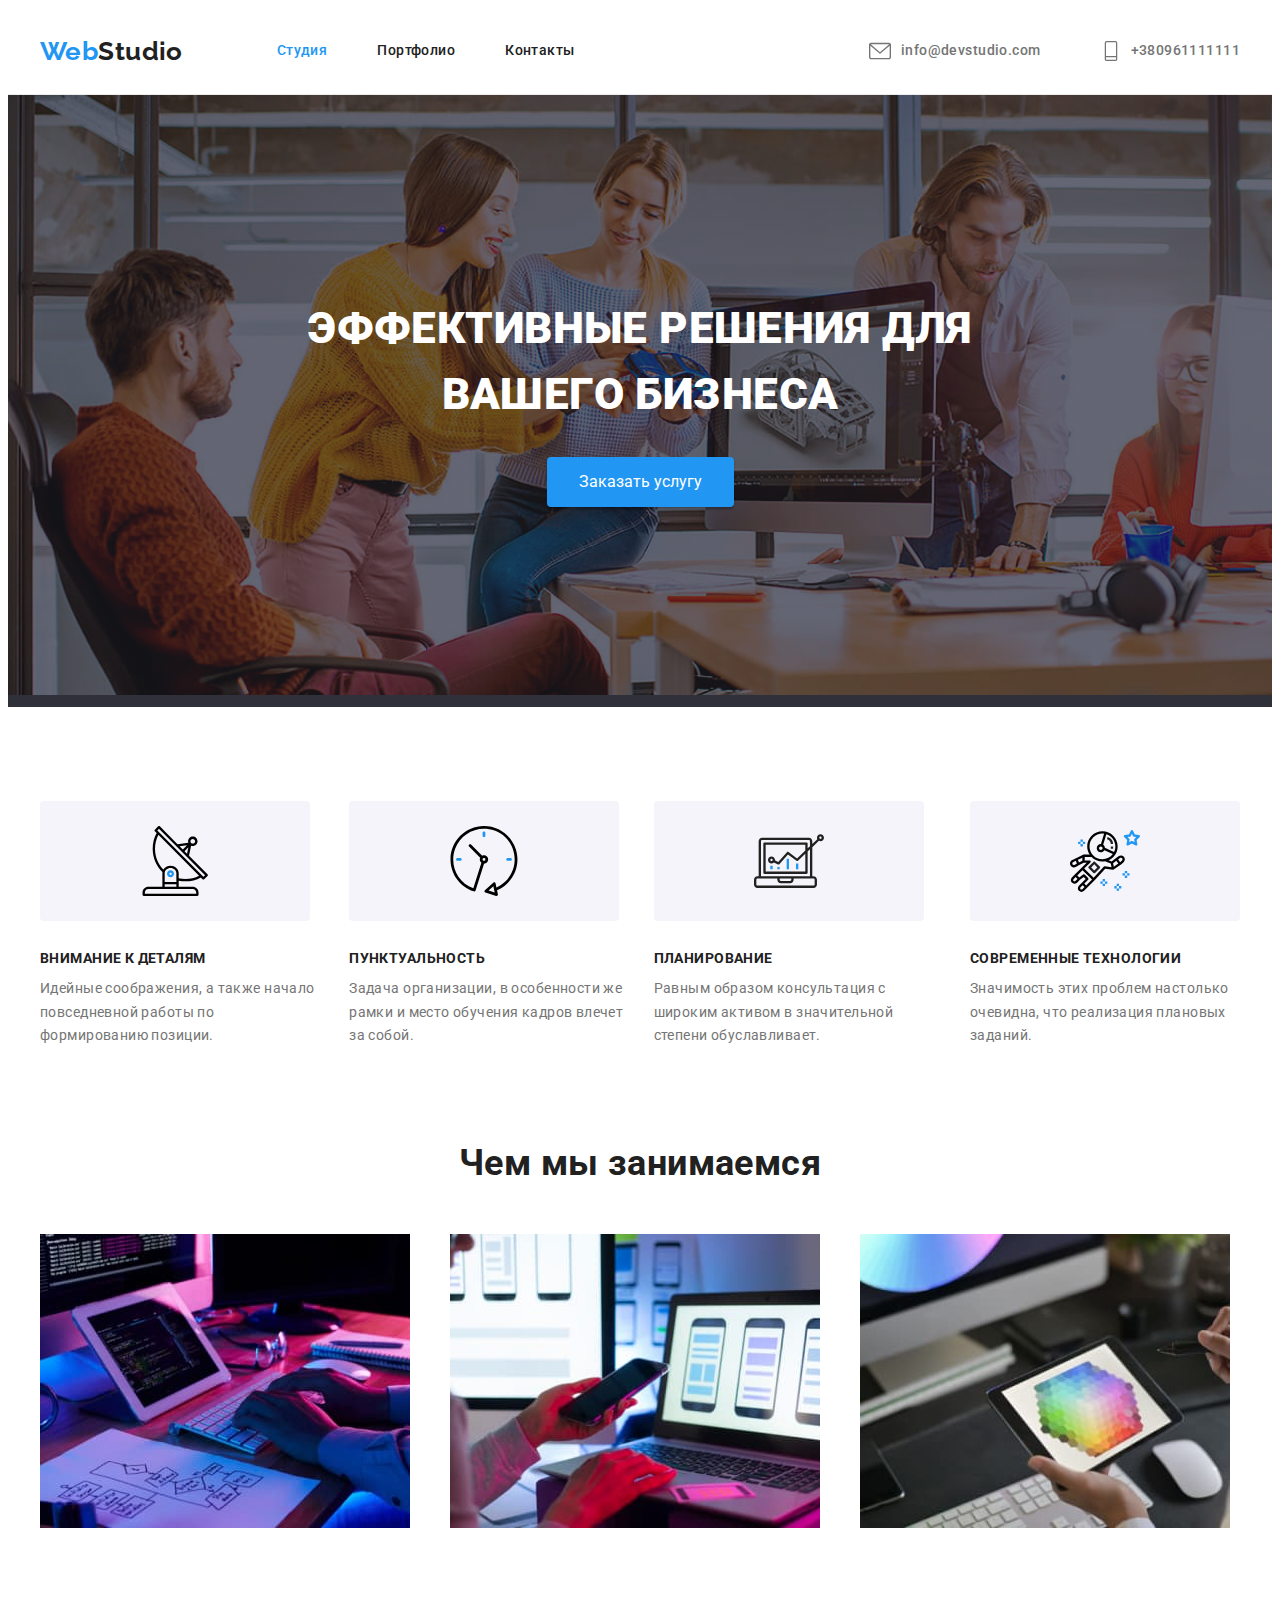
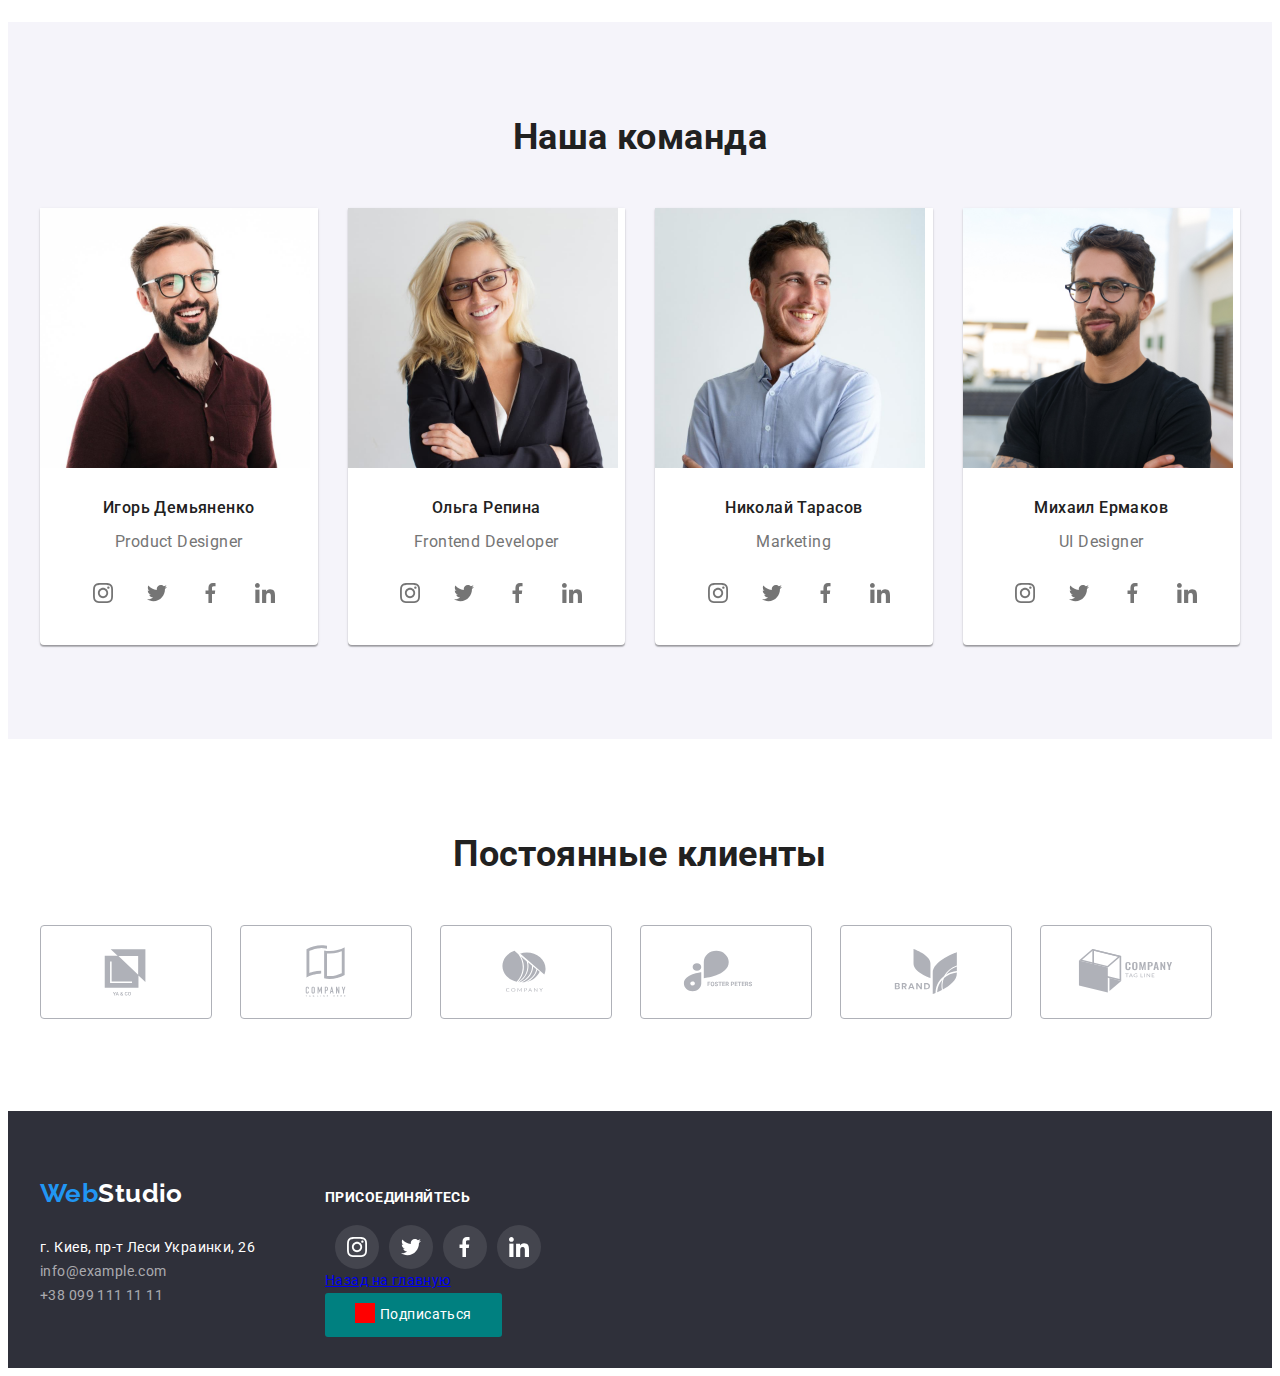
<file: index.html>
<!DOCTYPE html>
<html lang="ru">
<head>
    <meta charset="UTF-8">
    <meta http-equiv="X-UA-Compatible" content="IE=edge">
    <meta name="viewport" content="width=device-width, initial-scale=1.0">
    <title>Document</title>
    <link rel="preconnect" href="https://fonts.googleapis.com">
<link rel="preconnect" href="https://fonts.gstatic.com" crossorigin>
<link href="https://fonts.googleapis.com/css2?family=Raleway:wght@700&family=Roboto:wght@400;500;700;900&display=swap" 
rel="stylesheet"/>
<link rel="stylesheet" href="https://cdnjs.cloudflare.com/ajax/libs/modern-normalize/1.1.0/modern-normalize.min.css" integrity="sha512-wpPYUAdjBVSE4KJnH1VR1HeZfpl1ub8YT/NKx4PuQ5NmX2tKuGu6U/JRp5y+Y8XG2tV+wKQpNHVUX03MfMFn9Q==" crossorigin="anonymous" referrerpolicy="no-referrer" />
    <link rel="stylesheet" href="./css/style.css" />
</head>

<body>
        <header class="page-header  ">
            <div class="container  header-container">
            <nav class="header-navigation link " >
                <a href="/" class="  logo link header-logo ">
                    Web<span class="web">Studio</span>
                </a>
                <ul class="header-list  list">  
                    <li class="header-item ">
                        <a class="link header-link current-link" href="./index.html" >Студия</a>
                    </li>
                    <li class="header-item "> 
                        <a class="link header-link " href="./portfolio.html">Портфолио</a>
                    </li>
                    <li class=" header-item ">
                        <a class="link header-link" href="">Контакты</a>
                    </li>
                </ul>
                </nav>
              
                <ul class="list  header-contact" >
                    <li class=" header-mail-item">
                    
        
              <a class="link header-link-contact header-mail-link " href="mailto:info@devstudio.com">
               <svg class="mail">
                   <use href="./images/sprite.svg#icon-mail"></use>
               </svg>info@devstudio.com</a>
            </li>
  
            
           
             <li class="header-tell-item"> 
               <a class="link header-link-contact header-tell-link " href="tel:+380961111111">
               <svg class="phone">
                <use href="./images/sprite.svg#icon-phone"></use>

               </svg>+380961111111</a>

               
              
             </li>
           
            
            </div>
           
        </ul> 
    </header>
    <main>
        <section class="hero-section ">
            
            <h1 class="hero-title">
                Эффективные решения 
                для вашего бизнеса
            </h1>
            <button  class ="hero-btn" type="button">Заказать услугу </button>
        </div>
        </section>
        
    
        
  




        <section class="section iconns-section">
            <div class="container">
            <ul  class="picture ">         
                <li class="client-item">
                    <div class="client-menu ">  
                        <svg class="client-icon" width="70" height= "70">
                        <use href="./images/picture-sprite.svg#icon-Group"></use>
                    </svg>
                  </div>
           
              <h3 class="about-title"> Внимание к деталям
         </h3>
         <p class="about-text">
            Идейные соображения, а также начало повседневной работы по формированию позиции.
         </p>
      
    </li>  
      

       
                   
                <li class="client-item">
                    <div class="client-menu ">  
                        <svg class="client-icon" width="70" height= "70">
                        <use href="./images/picture-sprite.svg#icon-clock"></use>
                    </svg>
                  </div>
                  
            <h3 class="about-title">
            Пунктуальность
        </h3>
        <p class="about-text">
            Задача организации, в особенности же рамки и место обучения кадров влечет за собой.
        
        </p>
        
    </li>
      
               
            <li class="client-item">
                <div class="client-menu ">  
                    <svg class="client-icon" width="70" height= "70">
                    <use href="./images/picture-sprite.svg#icon-diagram"></use>
                </svg>
              </div>
              
          <h3 class="about-title">
            Планирование 
        </h3>
        <p class="about-text">
        
            Равным образом консультация с широким активом в значительной степени обуславливает.
        </p>
        
    </li>
   
                
            <li class="client-item">
                <div class="client-menu ">  
                    <svg class="client-icon" width="70" height= "70">
                    <use href="./images/picture-sprite.svg#icon-astronaut"></use>
                </svg>
              </div>
              
        <h3 class="about-title">
            Современные технологии
        </h3 >
        <p class="about-text">
            Значимость этих проблем настолько очевидна, что реализация плановых заданий.
        </p>
        </div>
    </li>
     </ul>
     
    </section  >
           <section class=" section work-section ">
            <div class="container">       
             <h2 class="section-title ">Чем мы занимаемся</h2>
        
                <ul  class="list  flex-container " >
                <li class=" flex-item work-item">
                    <img src="./images/image1.jpg" alt="работа с компьютером" width="370">
                </li>
                <li class="flex-item work-item">
                   <img src="./images/image2.jpg" alt="работа с телефоном" width="370">  
                </li> 
                <li class="flex-item work-item ">
                   <img src="./images/image3.jpg" alt="работа с планшетом" width="370">
                </li> 
            </ul>
        </div> 
        </section>
        <section class=" section team-section">
            <div class="container">
            <h2 class="section-title">Наша команда</h2>
            <ul  class="list flex-container">
                <li class=" flex-item team-item" >
                    <img class="team-img" src="./images/people1.jpg" alt="игорь демьяненко" width="270">
                   <div class="team-item-bottom">
                    <h3 class="team-item-title">Игорь Демьяненко</h3>
                    <p  class="team-item-text" lang="en">Product Designer</p>
                
                    <ul  class="social">
                           <li class="social-network">
                            <a href= "#" class="social-link instagram" aria-label="instagram">
                            <svg class="icon" width="20" height= "20">
                                <use href="./images/sprite.svg#icon-instagram"></use>
                            </svg>
                        </a>
                    </li> 
                <li class="social-network">
                        <a href= "#" class="social-link twitter" aria-label="twitter">
                        <svg class="icon" width="20" height= "20">
                            <use href="./images/sprite.svg#icon-twitter"></use>
                        </svg>
                    </a>
                </li>

                <li class="social-network">
                    <a href= "#" class="social-link facebook" aria-label="facebook">
                    <svg class="icon" width="20" height= "20">
                        <use href="./images/sprite.svg#icon-facebook"></use>
                    </svg>
                </a>
            </li>

            <li class="social-network">
                <a href= "#" class="social-link linkedin" aria-label="linkedin">
                <svg class="icon" width="20" height= "20">
                    <use href="./images/sprite.svg#icon-linkidin"></use>
                </svg>
            </a>
        </li>
         </ul>
        </div>
        
                    <li  class=" flex-item team-item" >
                    <img  class="team-img"src="./images/people3.jpg" alt="Ольга Репина" width="270">
                    <div class="team-item-bottom">
                    <h3 class="team-item-title">Ольга Репина</h3>
                    <p   class="team-item-text" lang="en">Frontend Developer</p>
                   
                    <ul  class="social">
                        <li class="social-network">
                         <a href= "#" class="social-link instagram" aria-label="instagram">
                         <svg class="icon" width="20" height= "20">
                             <use href="./images/sprite.svg#icon-instagram"></use>
                         </svg>
                     </a>
                 </li> 
             <li class="social-network">
                     <a href= "#" class="social-link twitter" aria-label="twitter">
                     <svg class="icon" width="20" height= "20">
                         <use href="./images/sprite.svg#icon-twitter"></use>
                     </svg>
                 </a>
             </li>

             <li class="social-network">
                 <a href= "#" class="social-link facebook" aria-label="facebook">
                 <svg class="icon" width="20" height= "20">
                     <use href="./images/sprite.svg#icon-facebook"></use>
                 </svg>
             </a>
         </li>

         <li class="social-network">
             <a href= "#" class="social-link linkedin" aria-label="linkedin">
             <svg class="icon" width="20" height= "20">
                 <use href="./images/sprite.svg#icon-linkidin"></use>
             </svg>
         </a>
     </li>
      </ul>
    </div>
                </li>
                <li  class=" flex-item team-item" >
                    <img class="team-img" src="./images/people2.jpg" alt="Николай Тарасов" width="270">
                    <div class="team-item-bottom">
                    <h3 class="team-item-title">Николай Тарасов</h3>
                    <p class="team-item-text" lang="en">Marketing</p>
                
                <ul  class="social">
                    <li class="social-network">
                     <a href= "#" class="social-link instagram" aria-label="instagram">
                     <svg class="icon" width="20" height= "20">
                         <use href="./images/sprite.svg#icon-instagram"></use>
                     </svg>
                 </a>
             </li> 
         <li class="social-network">
                 <a href= "#" class="social-link twitter" aria-label="twitter">
                 <svg class="icon" width="20" height= "20">
                     <use href="./images/sprite.svg#icon-twitter"></use>
                 </svg>
             </a>
         </li>

         <li class="social-network">
             <a href= "#" class="social-link facebook" aria-label="facebook">
             <svg class="icon" width="20" height= "20">
                 <use href="./images/sprite.svg#icon-facebook"></use>
             </svg>
         </a>
     </li>

     <li class="social-network">
         <a href= "#" class="social-link linkedin" aria-label="linkedin">
         <svg class="icon" width="20" height= "20">
             <use href="./images/sprite.svg#icon-linkidin"></use>
         </svg>
     </a>
 </li>
  </ul>
</div>
                </li>
                <li  class=" flex-item team-item" >
                    <img class="team-img" src="./images/people4.jpg" alt="Михаил Ермаков" width="270">
                    <div class="team-item-bottom">
                    <h3 class="team-item-title">Михаил Ермаков</h3>
                    <p  class="team-item-text" lang="en">UI Designer</p>
                
                <ul  class="social">
                    <li class="social-network">
                     <a href= "#" class="social-link instagram" aria-label="instagram">
                     <svg class="icon" width="20" height= "20">
                         <use href="./images/sprite.svg#icon-instagram"></use>
                     </svg>
                 </a>
             </li> 
         <li class="social-network">
                 <a href= "#" class="social-link twitter" aria-label="twitter">
                 <svg class="icon" width="20" height= "20">
                     <use href="./images/sprite.svg#icon-twitter"></use>
                 </svg>
             </a>
         </li>

         <li class="social-network">
             <a href= "#" class="social-link facebook" aria-label="facebook">
             <svg class="icon" width="20" height= "20">
                 <use href="./images/sprite.svg#icon-facebook"></use>
             </svg>
         </a>
     </li>

     <li class="social-network">
         <a href= "#" class="social-link linkedin" aria-label="linkedin">
         <svg class="icon" width="20" height= "20">
             <use href="./images/sprite.svg#icon-linkidin"></use>
         </svg>
     </a>
 </li>
  </ul>
                </li>
            </ul> 
        </div> 


        
    </section>
    
        <section class="section">
           
        <div class="container">
            <h2 class="section-title-client">Постоянные клиенты</h2> 
            <ul  class="picture-company">         
                        <li class="company-client-menu">
                           
                    <a href=# class="client-item-menu ">  
                        <svg class="client-icon-menu" width="106" height= "60">
                        <use href="./images/logo-sprite.svg#icon-Logo-1"></use>
                    </svg>
                </a>
                  </li>
                  <li class="company-client-menu">
                           
                    <a href=#  class="client-item-menu ">  
                        <svg class="client-icon-menu" width="106" height= "60">
                        <use href="./images/logo-sprite.svg#icon-Logo-2"></use>
                    </svg>
                </a>
                  </li>
                  <li class="company-client-menu">
                           
                    <a href=#  class="client-item-menu ">  
                        <svg class="client-icon-menu" width="106" height= "60">
                        <use href="./images/logo-sprite.svg#icon-Logo-3"></use>
                    </svg>
                </a>
                  </li>
                  <li class="company-client-menu">
                           
                    <a href=#  class="client-item-menu ">  
                        <svg class="client-icon-menu" width="106" height= "60">
                        <use href="./images/logo-sprite.svg#icon-Logo-4"></use>
                    </svg>
                </a>
                  </li>
                  <li class="company-client-menu">
                           
                    <a href=# class="client-item-menu ">  
                        <svg class="client-icon-menu" width="106" height= "60">
                        <use href="./images/logo-sprite.svg#icon-Logo-5"></use>
                    </svg>
                </a>
                  </li>
                 
                  <li class="company-client-menu">
                           
                    <a href=# class="client-item-menu ">  
                        <svg class="client-icon-menu" width="106" height= "60">
                        <use href="./images/logo-sprite.svg#icon-Logo-6"></use>
                    </svg>
                </a>
                  </li>
                 
                  
                  
                          
                       
       
       
       
       
       
       
       
       
       
       
       
       
       
       
       
       
       
       
       
       
                        </section>

       
        
 </main>
 
       
 <footer  class="footer ">

    <div class="container footer-container">
        <div class="footer-logo-item">
   <a href="/" class="footer-logo logo link">
       Web<span class="web-white">Studio</span>
</a>


<address class="address-item ">
    <ul class="list address"> 
      <li class="address-item"> 
          <a  class="link footer-adress-text " href="https://www.google.com.ua/maps/place/%D0%B1%D1%83%D0%BB.+%D0%9B%D0%B5%D1%81%D0%B8+%D0%A3%D0%BA%D1%80%D0%B0%D0%B8%D0%BD%D0%BA%D0%B8,+2%D0%B0,+%D0%9A%D0%B8%D0%B5%D0%B2,+01001/@50.4380726,30.5230776,17z/data=!3m1!4b1!4m5!3m4!1s0x40d4cf01cf07e4e5:0x1105cfa09cf56e56!8m2!3d50.4380726!4d30.5252663?hl=ru" >
              г. Киев, пр-т Леси Украинки, 26  
           </a>
      </li>
       
      <li class="address-item">
       <a class="footer-contact-link link footer-mail" href="mailto:info@example.com">info@example.com</a>
      
      </li>
      <li class="address-item"> 
       <a class="link footer-tel-link" href="tel:+380991111111"
       >+38 099 111 11 11</a>
      </li>
    
     
   </ul>
</address>
</div>

<div class="footer-container-item">
    <h2 class="footer-social-item">ПРИСОЕДИНЯЙТЕСЬ</h2>

   <ul class="adress-social-company">
                    <li class="adress-social-network">
                     <a href= "#" class="adress-social-link adress-instagram" aria-label="adress-instagram">
                     <svg class="adress-icon" width="20" height= "20">
                         <use href="./images/sprite.svg#icon-instagram"></use>
                     </svg>
                 </a>
             </li> 
         <li class="adress-social-network">
                 <a href= "#" class="adress-social-link adress-twitter" aria-label="adress-twitter">
                 <svg class="adress-icon" width="20" height= "20">
                     <use href="./images/sprite.svg#icon-twitter"></use>
                 </svg>
             </a>
         </li>

         <li class="adress-social-network">
             <a href= "#" class="adress-social-link adress-facebook" aria-label="adress-facebook">
             <svg class="adress-icon" width="20" height= "20">
                 <use href="./images/sprite.svg#icon-facebook"></use>
             </svg>
         </a>
     </li>

     <li class="adress-social-network">
         <a href= "#" class="adress-social-link adress-linkedin" aria-label="adress-linkedin">
         <svg class="adress-icon" width="20" height= "20">
             <use href="./images/sprite.svg#icon-linkidin"></use>
         </svg>
     </a>
 </li>
  </ul>
  <a href="./index.html">Назад на главную</a><br/>

  <buton class="btn">Подписаться</buton>
   




</div>



</footer>
</body>
</html>
</file>
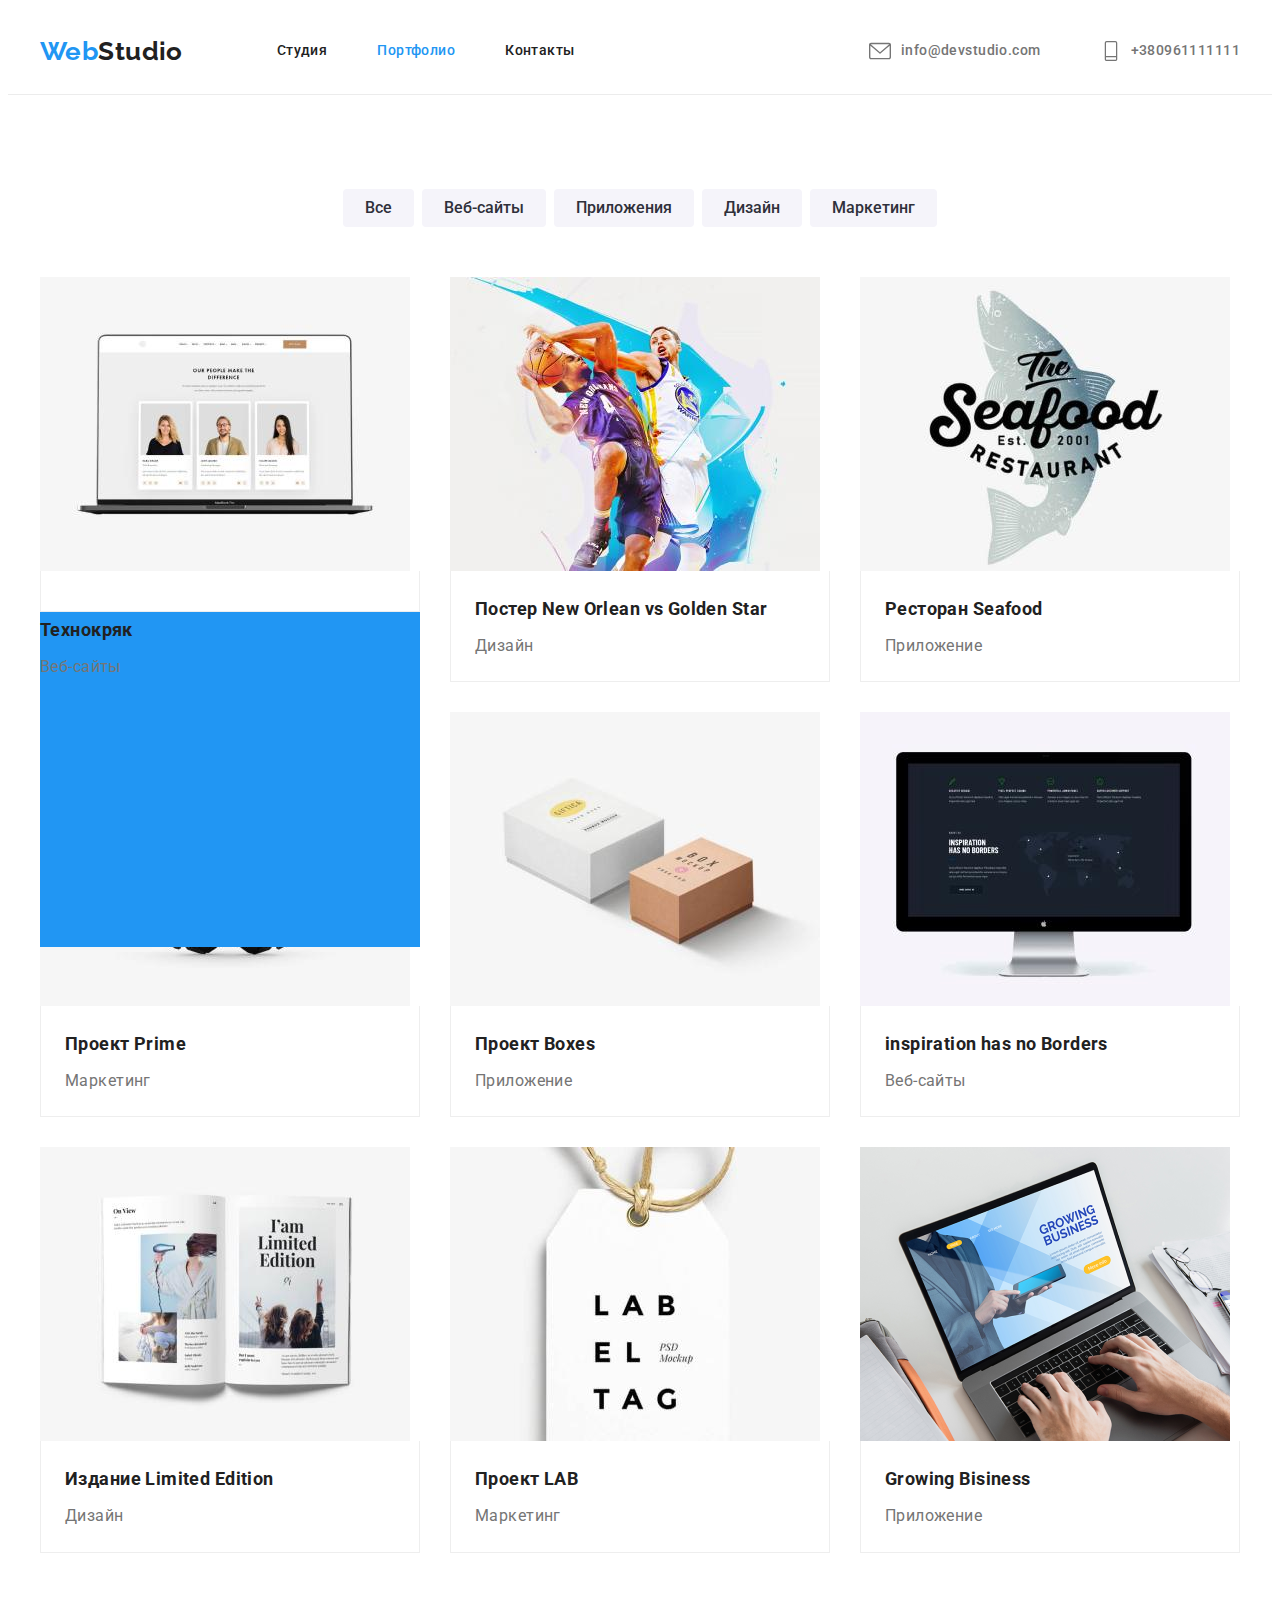
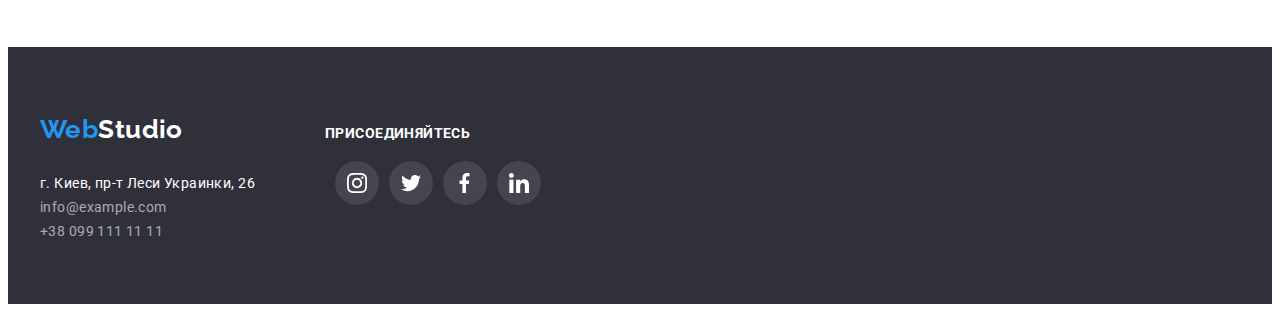
<file: portfolio.html>
<!DOCTYPE html>
<html lang="ru">
<head>
    <meta charset="UTF-8">
    <meta http-equiv="X-UA-Compatible" content="IE=edge">
    <meta name="viewport" content="width=device-width, initial-scale=1.0">
    <title>Document</title>
    <link rel="preconnect" href="https://fonts.googleapis.com">
<link rel="preconnect" href="https://fonts.gstatic.com" crossorigin>
<link href="https://fonts.googleapis.com/css2?family=Raleway:wght@700&family=Roboto:wght@400;500;700;900&display=swap" 
rel="stylesheet"/>
<link rel="stylesheet" href="https://cdnjs.cloudflare.com/ajax/libs/modern-normalize/1.1.0/modern-normalize.min.css" integrity="sha512-wpPYUAdjBVSE4KJnH1VR1HeZfpl1ub8YT/NKx4PuQ5NmX2tKuGu6U/JRp5y+Y8XG2tV+wKQpNHVUX03MfMFn9Q==" crossorigin="anonymous" referrerpolicy="no-referrer" />
    <link rel="stylesheet" href="./css/style.css" />
</head>

<body>
        <header class="page-header  ">
            <div class="container  header-container">
            <nav class="header-navigation link " >
                <a href="/" class="  logo link header-logo ">
                    Web<span class="web">Studio</span>
                </a>
                <ul class="header-list  list">  
                    <li class="header-item ">
                        <a class="link header-link " href="./index.html" >Студия</a>
                    </li>
                    <li class="header-item "> 
                        <a class="link header-link current-link " href="./portfolio.html">Портфолио</a>
                    </li>
                    <li class=" header-item ">
                        <a class="link header-link" href="">Контакты</a>
                    </li>
                </ul>
                </nav>
              
                <ul class="list  header-contact" >
                    <li class=" header-mail-item">
                    
        
              <a class="link header-link header-mail-link " href="mailto:info@devstudio.com">
               <svg class="mail">
                   <use href="./images/sprite.svg#icon-mail"></use>
               </svg>info@devstudio.com</a>
            </li>
  
            
           
             <li class="header-tell-item"> 
               <a class="link header-link header-tell-link " href="tel:+380961111111">
               <svg class="phone">
                <use href="./images/sprite.svg#icon-phone"></use>

               </svg>+380961111111</a>

               
              
             </li>
           
            
            </div>
           
        </ul> 
</header>
<main>
 <section class="section"> 
     <div class="container">
     
        <ul class="list  filter-list  ">
            <li class="filter-item">
                  <button  class ="button-link " type="button">Все</button>
              </li>
              <li class="filter-item">
                   <button  class ="button-link " type="button">Веб-сайты</button>
                  
              </li>
              <li class="filter-item"> 
                   <button  class ="button-link " type="button">Приложения</button>
                  
              </li>
              <li class="filter-item">
                  <button  class ="button-link" type="button">Дизайн</button>
                  
              </li>
              <li class="filter-item">
                   <button  class ="button-link " type="button">Маркетинг</button>
                  
              </li>
          </ul>
          
        <ul class="list flex-container ">
      
            
            <li class=" flex-item project-item  cards-hover " >
                
                    
                <a class="link">
                    <div class="portfolio-wrap">
                
                
                <img src="./images/notebookfront.jpg" alt="Ноутбук с изображением сайта " width="370">
                <div class="project-item-bottom">
                </div>
                <div class="portfolio-overlay">
                <h3 class="project-title">Технокряк</h3>
                <p  class="project-item-text" >Веб-сайты</p>
                </div>
                
                </a>
           </div>
            
            
            
        </li>
  
            <li class=" flex-item project-item cards-hover" >
                <a class="link "> 
                <img src="./images/sport.jpg" alt="Баскетбольный матч" width="370">
                <div class="project-item-bottom">
                <h3 class="project-title">Постер New Orlean vs Golden Star</h3>
                <p  class="project-item-text" >Дизайн</p>
                </div>
            </a>



        
        </li>
            <li class= " flex-item project-item cards-hover" >
                <a class="link ">
                <img  src="./images/fish.jpg" alt="Новый ресторан " width="370">
                <div class="project-item-bottom">
                <h3 class="project-title">Ресторан Seafood</h3>
                <p  class="project-item-text" >Приложение</p>
                </div>
            </a>
        
        </li>
            <li class=" flex-item project-item cards-hover" >
                <a class="link ">
                <img src="./images/headphones.jpg" alt="Изображение наушников " width="370">
                <div class="project-item-bottom">
                <h3 class="project-title">Проект Prime</h3>
                <p  class="project-item-text" >Маркетинг</p>
            </div>
            </a>
        
        </li>
            <li class=" flex-item project-item cards-hover" >
                <a class="link ">
                <img  src="./images/box.jpg" alt="изображение коробок " width="370">
                <div class="project-item-bottom">
                <h3 class="project-title">Проект Boxes</h3>
                <p  class="project-item-text"  >Приложение</p>
            </div>
            </a>
        
        </li>
            <li class=" flex-item project-item cards-hover" >
                <a class="link ">
                <img  src="./images/monitor.jpg" alt="Изображение монитора" width="370">
                <div class="project-item-bottom">
                <h3 class="project-title">inspiration has no Borders</h3>
                <p  class="project-item-text" >Веб-сайты</p>
            </div>
            </a>
        
        
        </li>
            <li class=" flex-item project-item cards-hover" >
                <a class="link ">
                <img  src="./images/magazine.jpg" alt="Журнал" width="370">
                <div class="project-item-bottom">
                <h3 class="project-title">Издание Limited Edition</h3>
                <p  class="project-item-text" >Дизайн</p>
            </div>
            </a>
        
        </li>
            <li class="flex-item  project-item cards-hover" >
                <a class="link ">
                <img  src="./images/price.jpg" alt="Ценник" width="370">
                <div class="project-item-bottom">
                <h3 class="project-title">Проект LAB</h3>
                <p  class="project-item-text" >Маркетинг</p>
            </div>
            </a>
        
        </li>
            <li class=" flex-item project-item  cards-hover" >
                <a class="link ">
                <img  src="./images/notebook.png" alt="Работа за ноутбуком" width="370">
                <div class="project-item-bottom">
                <h3 class="project-title">Growing Bisiness</h3>
                <p  class="project-item-text"  >Приложение</p>
            </div>
            </a>
        
        </li>
        </ul>
    </div>
    </section>

</main>
<footer  class="footer ">

    <div class="container footer-container">
        <div class="footer-logo-item">
   <a href="/" class="footer-logo logo link">
       Web<span class="web-white">Studio</span>
</a>


<address class="address-item ">
    <ul class="list address"> 
      <li class="address-item"> 
          <a  class="link footer-adress-text " href="https://www.google.com.ua/maps/place/%D0%B1%D1%83%D0%BB.+%D0%9B%D0%B5%D1%81%D0%B8+%D0%A3%D0%BA%D1%80%D0%B0%D0%B8%D0%BD%D0%BA%D0%B8,+2%D0%B0,+%D0%9A%D0%B8%D0%B5%D0%B2,+01001/@50.4380726,30.5230776,17z/data=!3m1!4b1!4m5!3m4!1s0x40d4cf01cf07e4e5:0x1105cfa09cf56e56!8m2!3d50.4380726!4d30.5252663?hl=ru" >
              г. Киев, пр-т Леси Украинки, 26  
           </a>
      </li>
       
      <li class="address-item">
       <a class="footer-contact-link link footer-mail" href="mailto:info@example.com">info@example.com</a>
      
      </li>
      <li class="address-item"> 
       <a class="link footer-tel-link" href="tel:+380991111111"
       >+38 099 111 11 11</a>
      </li>
    
     
   </ul>
</address>
</div>

<div class="footer-container-item">
    <h2 class="footer-social-item">ПРИСОЕДИНЯЙТЕСЬ</h2>

   <ul class="adress-social-company">
                    <li class="adress-social-network">
                     <a href= "#" class="adress-social-link adress-instagram" aria-label="adress-instagram">
                     <svg class="adress-icon" width="20" height= "20">
                         <use href="./images/sprite.svg#icon-instagram"></use>
                     </svg>
                 </a>
             </li> 
         <li class="adress-social-network">
                 <a href= "#" class="adress-social-link adress-twitter" aria-label="adress-twitter">
                 <svg class="adress-icon" width="20" height= "20">
                     <use href="./images/sprite.svg#icon-twitter"></use>
                 </svg>
             </a>
         </li>

         <li class="adress-social-network">
             <a href= "#" class="adress-social-link adress-facebook" aria-label="adress-facebook">
             <svg class="adress-icon" width="20" height= "20">
                 <use href="./images/sprite.svg#icon-facebook"></use>
             </svg>
         </a>
     </li>

     <li class="adress-social-network">
         <a href= "#" class="adress-social-link adress-linkedin" aria-label="adress-linkedin">
         <svg class="adress-icon" width="20" height= "20">
             <use href="./images/sprite.svg#icon-linkidin"></use>
         </svg>
     </a>
 </li>
  </ul>





</div>




</footer>
</body>
</html>
</file>
<file: css/style.css>
:root {
    --primary-title-color:   #ffffff;
    --secondary-title-color: #212121;
    --primary-text-color:    #757575;
    --secondary-text-color:  #212121;
    --accent-color:          #2196F3;
    --heder-text-color:      #212121;
    --baground-colour:       #2F303A;
    --baground-colour-bottom:       #F5F4FA;
    --baground-colour-bott:  #188CE8;
    --footer-color: rgba(255, 255, 255, 0.6);
    --border-color: #ECECEC ;
    --pictures-color: #F5F4FA ;
    --company-boarder:#AFB1B8 ;



}


p, h1, h2, h3, h4, h5, h6 {
    margin: 0;
}
ul{
    margin: 0;
    padding-left: 0;

}
img{
    display: block;
    max-width: 100%;
    height: auto;
}
address{
    font-style: normal;
   
    
}






body {
    font-family: 'Roboto', sans-serif;
    letter-spacing: 0.03em;
    font-size: 14px;
    font-weight: 400;
    line-height: 1.7;
    color: var(--primary-text-color)
 
    


   
}



.link {
    text-decoration: none ;
    color: inherit;
} 
 

.list {
    list-style: none;
}


/*======================common===============*/
.logo {
    display: flex;
    align-items: center;
    font-family: Raleway;
    font-weight: 700;
    font-size: 26px;
     color: var(--accent-color);
    

}
.section-title{

    text-align: center;
    margin-bottom: 50px;
    font-weight: 700;
    font-size: 36px;
    line-height: 1.17;
    color:var(--secondary-title-color)
    
    }
    .section{
       
    padding-top: 94px;
    padding-bottom: 94px;
    }
    .flex-container{
        display: flex;
        flex-wrap: wrap;
        margin-left: -30px;
        margin-top: -30px;
        
    
    }
    .flex-item{
        margin-top: 30px;
        margin-left: 30px;
        
        
        
    }
   
    .cards-hover{
        display: block;
    }
    .cards-hover:hover {
        box-shadow: 1px 4px 6px rgba(0, 0, 0, 0.16), 0px 4px 4px rgba(0, 0, 0, 0.06),
          0px 1px 1px rgba(0, 0, 0, 0.12);
      }
      .cards-hover:hover .portfolio-overlay {
        transform: translateY(0);
      }
      .cards-hover:nth-child(3n + 0) {
        margin-right: 0;
      }
.section-title-client{
    
    text-align: center;
  
    margin-bottom: 50px;
    font-weight: 700;
    font-size: 36px;
    line-height: 1.17;
    color:var(--secondary-title-color);
}
 
/*-------------HEADER-------*/  
.page-header{
    border-bottom: 1px solid  var(--border-color);
}
.container{
    width: 1200px;
    margin: 0 auto;
    padding-right: 15px;
    padding-left: 15px;
}
.header-container{
    display: flex;
    align-items: center;

}


.header-link{
    padding-top: 32px;
    padding-bottom: 32px;
    position: relative;
    

}
.header-link-contact{
    padding-top: 32px;
    padding-bottom: 32px;
}



.header-link::after{
    content:'';
   position: absolute;
    left: 0;
    bottom: 0;
  
    display: block;
    width: 100%;
    height: 5px;
    background-color: var(--accent-color);
   
    opacity: 0;
    transition: opacity 250ms cubic-bezier(.17,.67,.83,.67); 
}
.header-link:hover::after{
    opacity: 1;
}



 
.header-navigation {
    display: flex;

    
}
.header-tell-item{
   
    display: flex;
    align-items: center;


   
}




.web {
   
    color: var(--heder-text-color);
}
   

.button-link{  
    font-family: inherit;
    font-weight: 500;
    line-height: 1.6;
    font-size: 16px;
    color: var(--baground-colour);
    border: none;
    background-color: var(--baground-colour-bottom);
    
    padding: 6px 22px;
    border-radius: 4px;


   }
   .button-link:hover,.button-link:focus{
    background-color: var(--accent-color);
    color: var(--primary-title-color);
    cursor: pointer;
    box-shadow: 0px 3px 1px rgba(0, 0, 0, 0.1), 0px 1px 2px rgba(0, 0, 0, 0.08), 0px 2px 2px rgba(0, 0, 0, 0.12);

   }
    

.header-list{
    color: var(--secondary-title-color);
    display: flex;
    align-items: center;
    
   

}
.header-item{

    font-weight: 500;
    
} 

.header-item:last-child{
    margin: 0;
}

.header-item:not(:last-child){

    margin-right: 50px;

    
}
.mail{
    
    width: 22px;
    height: 22px;
    margin-right: 10px;
    fill: currentColor;

   
}

.mail:hover{
    fill: var(--accent-color);
}
    
.header-list :hover,.focus,.current-link{
     color:var(--accent-color);
     text-decoration: none ;

}
.header-mail-link:hover{
    color: var(--accent-color);
}

.header-contact{
    
    margin-left: auto;
    display: flex;
    align-items: center;
    
   
    
    
    font-weight: 500;
    line-height: 1.14;

}
.header-number{
    margin-right: 50px;
}



.header-tell-link{

font-weight: 500;
line-height: 1.14;
color:var(--primary-text-color) ;
display: flex;
align-items: center;
margin-right: inherit;



}
.header-tell-link:hover,.focus {
    color: var(--accent-color)
}

.header-mail-link{
    
    display: flex;
    align-items: center;
    padding-left: 10px;
    padding-right: 10px;
      
font-weight: 500;
line-height: 1.14;
color:var(--primary-text-color) 
}
.header-tell-link:hover,.focus {
    color: var(--accent-color)
}
.header-mail-item{
    margin-right: 50px;
    display: flex;
    align-items: center;
    
    padding: 0px;
}

.hero-btn {

    
    
    padding: 10px 32px; 
    font-family: inherit;
    background-color: var(--accent-color); 
    color: var(--primary-title-color);
    cursor: pointer;
    border: none;
    font-size: 16px;
    line-height: 1.87;
    


box-shadow: 0px 3px 1px rgba(0, 0, 0, 0.1), 0px 1px 2px rgba(0, 0, 0, 0.08), 0px 2px 2px rgba(0, 0, 0, 0.12);
border-radius: 4px; }

 
 .hero-btn:hover,.focus {
    background-color: var(--baground-colour-bott);
    
 }



/*-------------HERO-------*/
ul{
    margin: 0;
    padding: 0;
    list-style: none
   }
.hero-title{
    margin-left: auto;
    margin-right: auto;
    margin-bottom: 30px;
    text-align: center;
    font-weight: 900;
    font-size: 44px;
    line-height: 1.5;
    text-transform: uppercase;
    max-width:  690px;
    
    color: var(--primary-title-color)
}
.icons-section{
    padding-top: 60px;
}


.picture{
   
    display: flex;
    margin-left: auto;
    margin-right: auto;
   
}



.client-menu{
    
    display: flex;
    justify-content: center;
    align-items: center;
    color: var(--accent-color);
    border: 1px solid var(--primary-text-color);
    border-radius: 4px;
    width: 270px;
    height: 120px;
    background-color: var(--pictures-color);
    border: none; 

    

}
.company-client-menu{
    align-items: center;
   width: 170px;
   height: 92px;
   margin-left: 30px;

    
   
    
    

    
}
 


.picture-company{
    display: flex;
    margin-left: -30px;

}

.client-item-menu{
    
     
    display: flex;
    justify-content: center;
    align-items: center;
    fill: var(--company-boarder);
    width: 100%;
    height: 100%;
    border: 1px solid var(--company-boarder);
    border-radius: 4px; 
   
 
   
   
    
}
.client-item-menu:hover{
    border-color: var(--accent-color);
    fill: var(--accent-color);
}


.client-item{
    margin-right: 30px;
}
.client-item:last-child{
    margin-right: 0;
}

.phone{
width: 20px;
height: 20px;
margin-right: 10px;
display: flex;
align-items: center;

fill: currentColor;

}
.phone:hover,.focus{
    fill: var(--accent-color);
}
.social{
    
    display: flex;

    justify-content: center;
    
}
.social-company{
    margin-bottom: 30px;
    display: flex;
    align-items: center;
    justify-content: center;

}
.social-network{
    justify-content: center;

   


}

.spcial li:not(:last-child){
    margin-right: 10px;
}




.social-link{
    display: block;
    width: 44px;
    height: 44px;
    border-radius: 50%;
    background-color: var(--primary-title-color);
}
.instagram,
.twitter,
.facebook,
.linkedin{
    display: flex;
    justify-content: center;
    align-items: center;
}
.icon{
    fill: var(--primary-text-color);
}
.social-link:hover,
.social-link:focus {
    background-color: var(--accent-color);
}
.social-link:hover .icon {
    fill: var(--primary-title-color);
}






.project-item {
    flex-basis: calc(100% / 3 - 30px);
    



}
.portfolio-wrap{
    position: relative;
    
}
.portfolio-overlay{
    display: inline-block ;
    content: '';
    position: absolute;
    width: 100%;
    height: 100%;
    background-color: var(--accent-color);
}



.about-item{
    flex-basis: calc(100% / 4 - 30px);
}
.work-section{
    padding-top: 0;

}

 





.team-title{
    display: flex;;
    margin-left: -30px;
    margin-top: -30px;
    
}
.work-item {
    flex-basis:  calc(100% / 3 - 30px);

    
} 


.team-item-title{

margin-bottom: 10px;  
font-weight: 500;
font-size: 16px;
line-height: 1.19;
color: var(--heder-text-color);

}
.about-title{
   
    display: flex;
justify-content: start;
font-size: 14px;
line-height: 1.14;
text-transform: uppercase;
color: var(--secondary-text-color);
margin-top: 30px;
}
.about-title{
    margin-bottom: 10px;
}


 .team-item{
    
    flex-basis:  calc(100% / 4 - 30px);
    box-shadow: 0px 1px 3px rgba(0, 0, 0, 0.12), 0px 1px 1px rgba(0, 0, 0, 0.14), 0px 2px 1px rgba(0, 0, 0, 0.2);
border-radius: 0px 0px 4px 4px;
background-color: var(--primary-title-color);

     
 }  


.team-item-text{
    
font-size: 16px;
margin-bottom: 16px;
}
.team-section{
    background-color:var(--baground-colour-bottom);
    
   
}
.team-item-bottom{
     text-align: center;
     padding-top: 30px;
     padding-bottom: 30px;
     
}


.icon-Ellipse{
    width: 44px;
    height: 44px;
}
.social-network{
    justify-content: center;
    margin-left: 10px;
   


}


  
/*-------------FOTER-------*/
.hero-section{
    margin: 0 auto;
    background-color: var(--baground-colour);
    padding-bottom: 200px;
    padding-top: 200px;
    text-align: center;
    background-image: linear-gradient( rgba(47, 48, 58, 0.4), rgba(47, 48, 58, 0.4)), url(../images/Img.png);
    max-width: 1600px;
    background-repeat: no-repeat;
   
}


.footer{
    padding: 60px 0 ;
    background-color: var(--baground-colour);
 
} 

.post-logo-link link{
font-weight: 700;
font-size: 26px;
line-height: 1.19;
color: var(--accent-color);
}

.footer-adress-text{
font-size: 14px;
line-height: 1.8;
color: var(--primary-title-color);

}
.header-tell {   
font-size: 14px;
line-height: 1.7;
letter-spacing: 0.03em;
color:var(--primary-text-color)
}
.footer-social-link{
    display: flex;
    align-items: center;
    justify-content: center;
}

.footer-logo{
    margin-bottom: 20px;

}  
.footer-container{
    display: flex;
     align-items: baseline;
}
.footer-social-company{
    text-align: center;
    
    
    font-weight: 700;
    font-size: 36px;
    line-height: 1.17;
    color:var(--secondary-title-color);
}
.footer-social-item{

   
    
    margin-bottom: 20px;
    font-weight: 700px;
    font-size: 14px;
    line-height: 1.17;
    color:var(--primary-title-color);
}
.social-company{
    margin-bottom: 30px;
    display: flex;
    align-items: center;
    justify-content: center;

}


    



.footer-contact-link{



 color: var(--footer-color);
   margin-bottom: 9px;
}
.footer-tel-link{
    color: var(--footer-color);
}

.footer-tel-link:hover,.focus {
    color: var(--accent-color);
}


.filter-list{
    display: flex;
   
   
    justify-content: center;
    margin-bottom: 50px;
    margin-top: -8px;
    
}
.flex-item{
    margin-top: 30px;
    margin-left: 30px;
    
    background-color: var(--primary-title-color);
}

    

.filter-item{
    margin: 8px;
    margin-right: 0;
    margin-bottom: 0;
}
 
.filter-item:first-child{
    margin-left: 0;
} 
.item:not(:last-child){
    
    
    margin-bottom: 9px;

}
.adress-social-company{
    display: flex;
    
    
    

    
   

}

.footer-container-item{
    
    margin-left: 0;
   margin-left: 70px  ;
}
.address-item:first-child{
    margin-top: 0;
}
.adress-footer-social-link{
    display: flex;
    align-items: center;
    justify-content: center;
}
.adress-social-link{
    display: block;
    width: 44px;
    height: 44px;
    border-radius: 50%;
    background-color:  rgba(255, 255, 255, 0.1);
   
}
.adress-social-network{
    
    margin-left: 0;
    margin-left: 10px;
}
.adress-instagram,
.adress-twitter,
.adress-facebook,
.adress-linkedin{
    display: flex;
    justify-content: center;
    align-items: center;
}
.adress-icon{
    fill: var(--primary-title-color);
}
.adress-social-link:hover,
.adress-social-link:focus {
    background-color: var(--accent-color);
}
.adress-social-link:hover .adress-icon {
    fill: var(--primary-title-color);
}
.footer-mail{
    width: 22px;
    height: 22px;
   
    fill: currentColor;

   
}

/*-------------PAGE2-------*/  





.header-link-page2:focus{
font-size: 16px;
line-height: 1.6;
}


.project-title{
margin-bottom: 4px;  
font-weight: 700;
font-size: 18px;
line-height: 2.0;
color:var(--secondary-title-color) ;

}
.project-item-text{
 
font-size: 16px;
line-height: 1.9;
color: var(--primary-text-color);

}
.project-item-bottom{
    padding: 20px 24px;
    border: 1px solid #EEEEEE;
    border-top: none;
}



   .header-logo{
    margin-right: 94px;

   }

.web-white {
    font-family: Raleway;
    font-weight: 700;
    font-size: 26px;
    color: var(--primary-title-color);
    
}

.btn{
    display: inline-flex;
    position: absolute;
    border: none;
    margin: 0;
    padding: 10px 30px;
    border-radius: 3px;
    background-color: teal;
    color: var(--primary-title-color);
    font: inherit;
    cursor: pointer;
    transition: background-color 250ms cubic-bezier(.17,.67,.83,.67) ;
    overflow: hidden;
}   
.btn::before{
    content: '';
    display: inline-block ;
    width: 20px;
    height: 20px;
    margin-right: 5px;
    background-color: red;
    transition: transform 250ms cubic-bezier(.17,.67,.83,.67) ;
   
}
.btn::after {
    content: '';
    display: inline-block ;
    position: absolute;
    top: 50%;
    left: 30px;
    width: 20px;
    height: 20px;
    transform: translateY(calc(-50% + 40px ));
    transition: transform 250ms cubic-bezier(.17,.67,.83,.67);
    margin-right: 5px;

    background-color: blue;
}
.btn:hover::before {
    transform: translateY(-50px);
}

.btn:hover::after {
    transform: translateY(-50% );
}

.btn:hover,
.btn:focus{
    background-color: pink;
}
</file>
